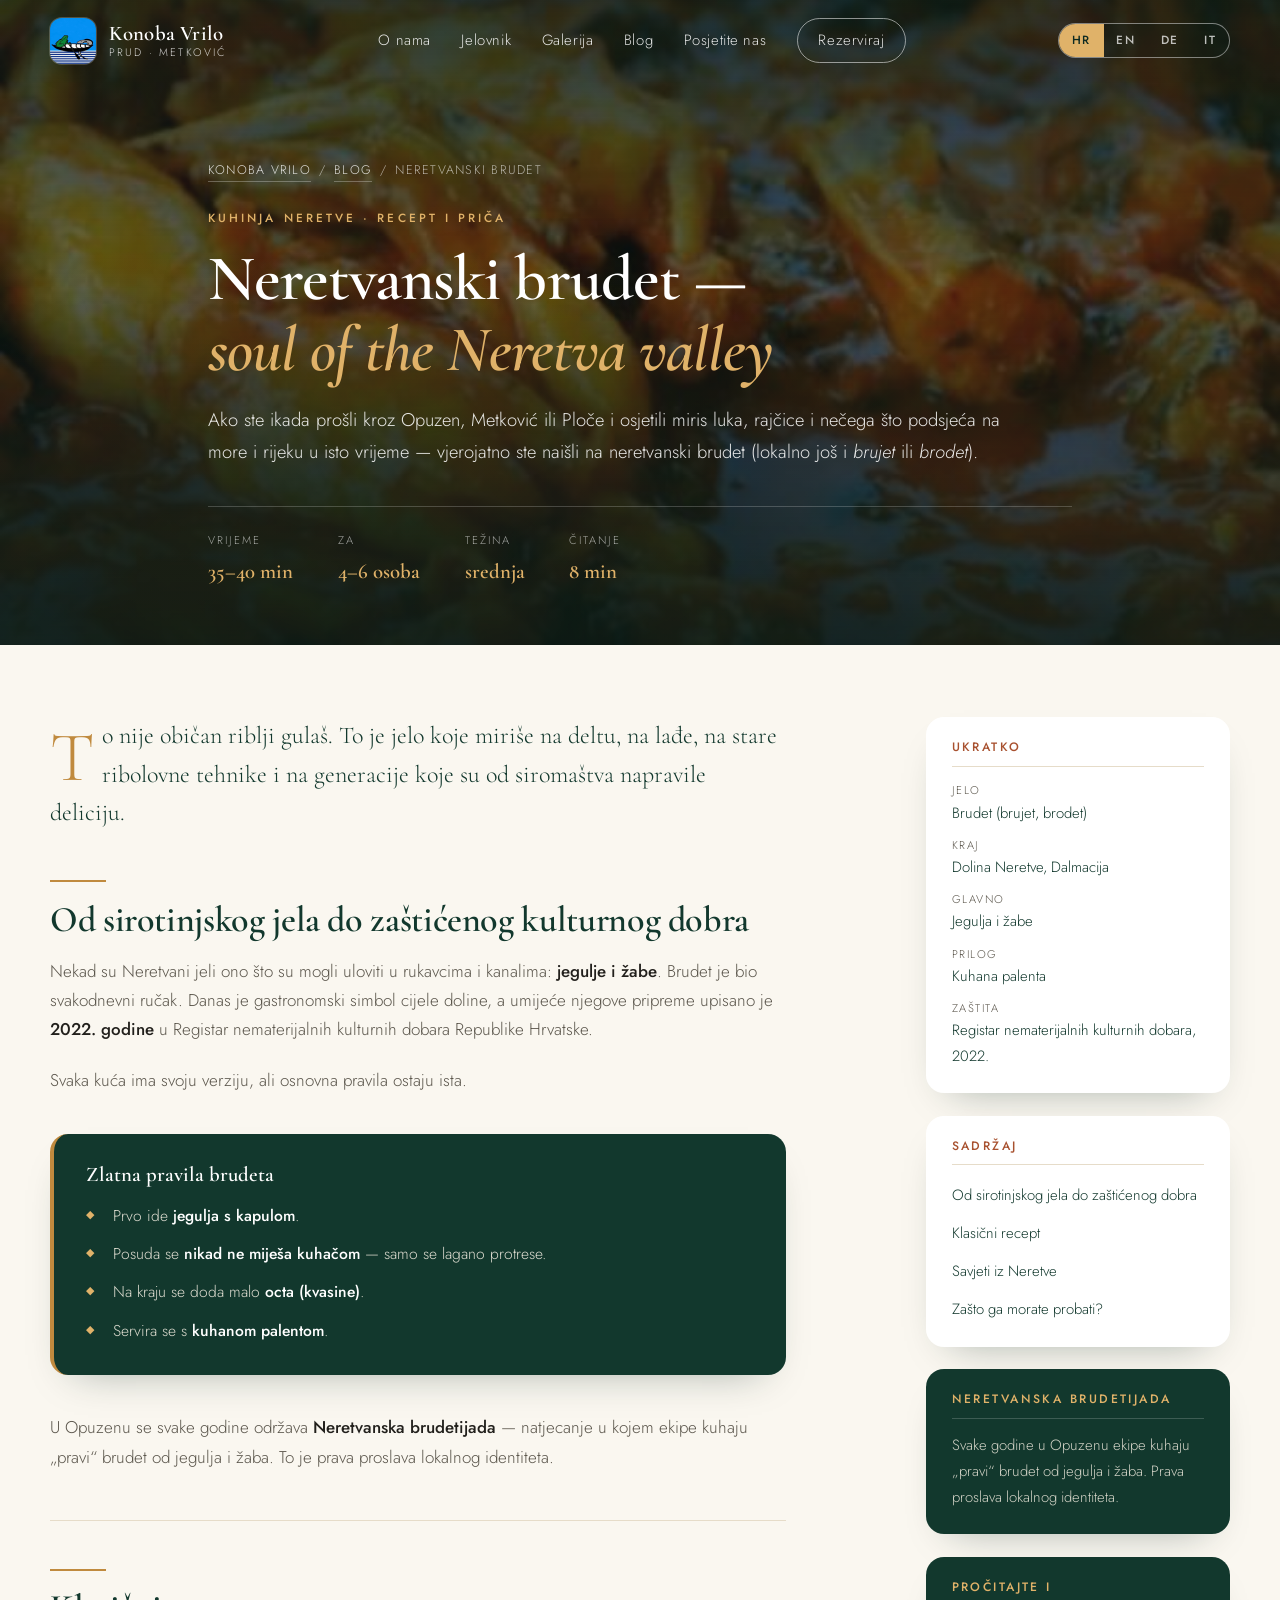
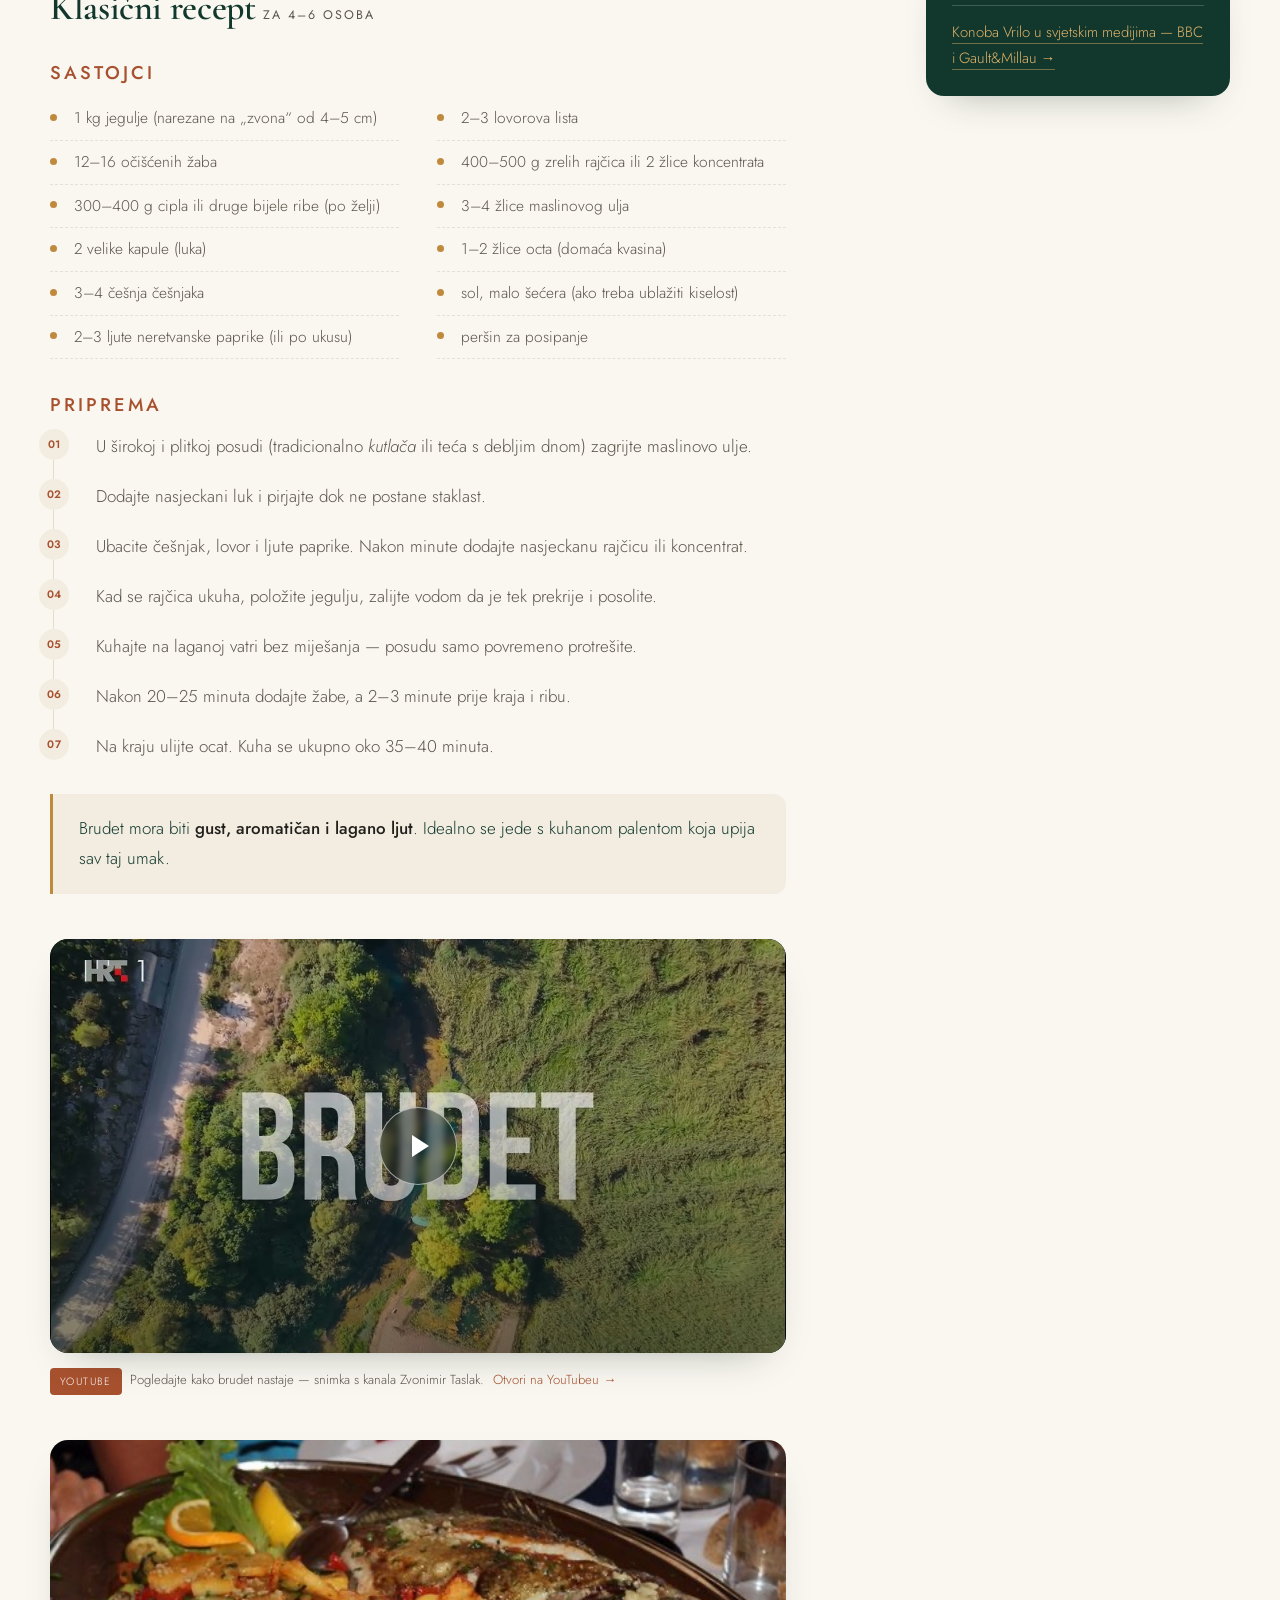
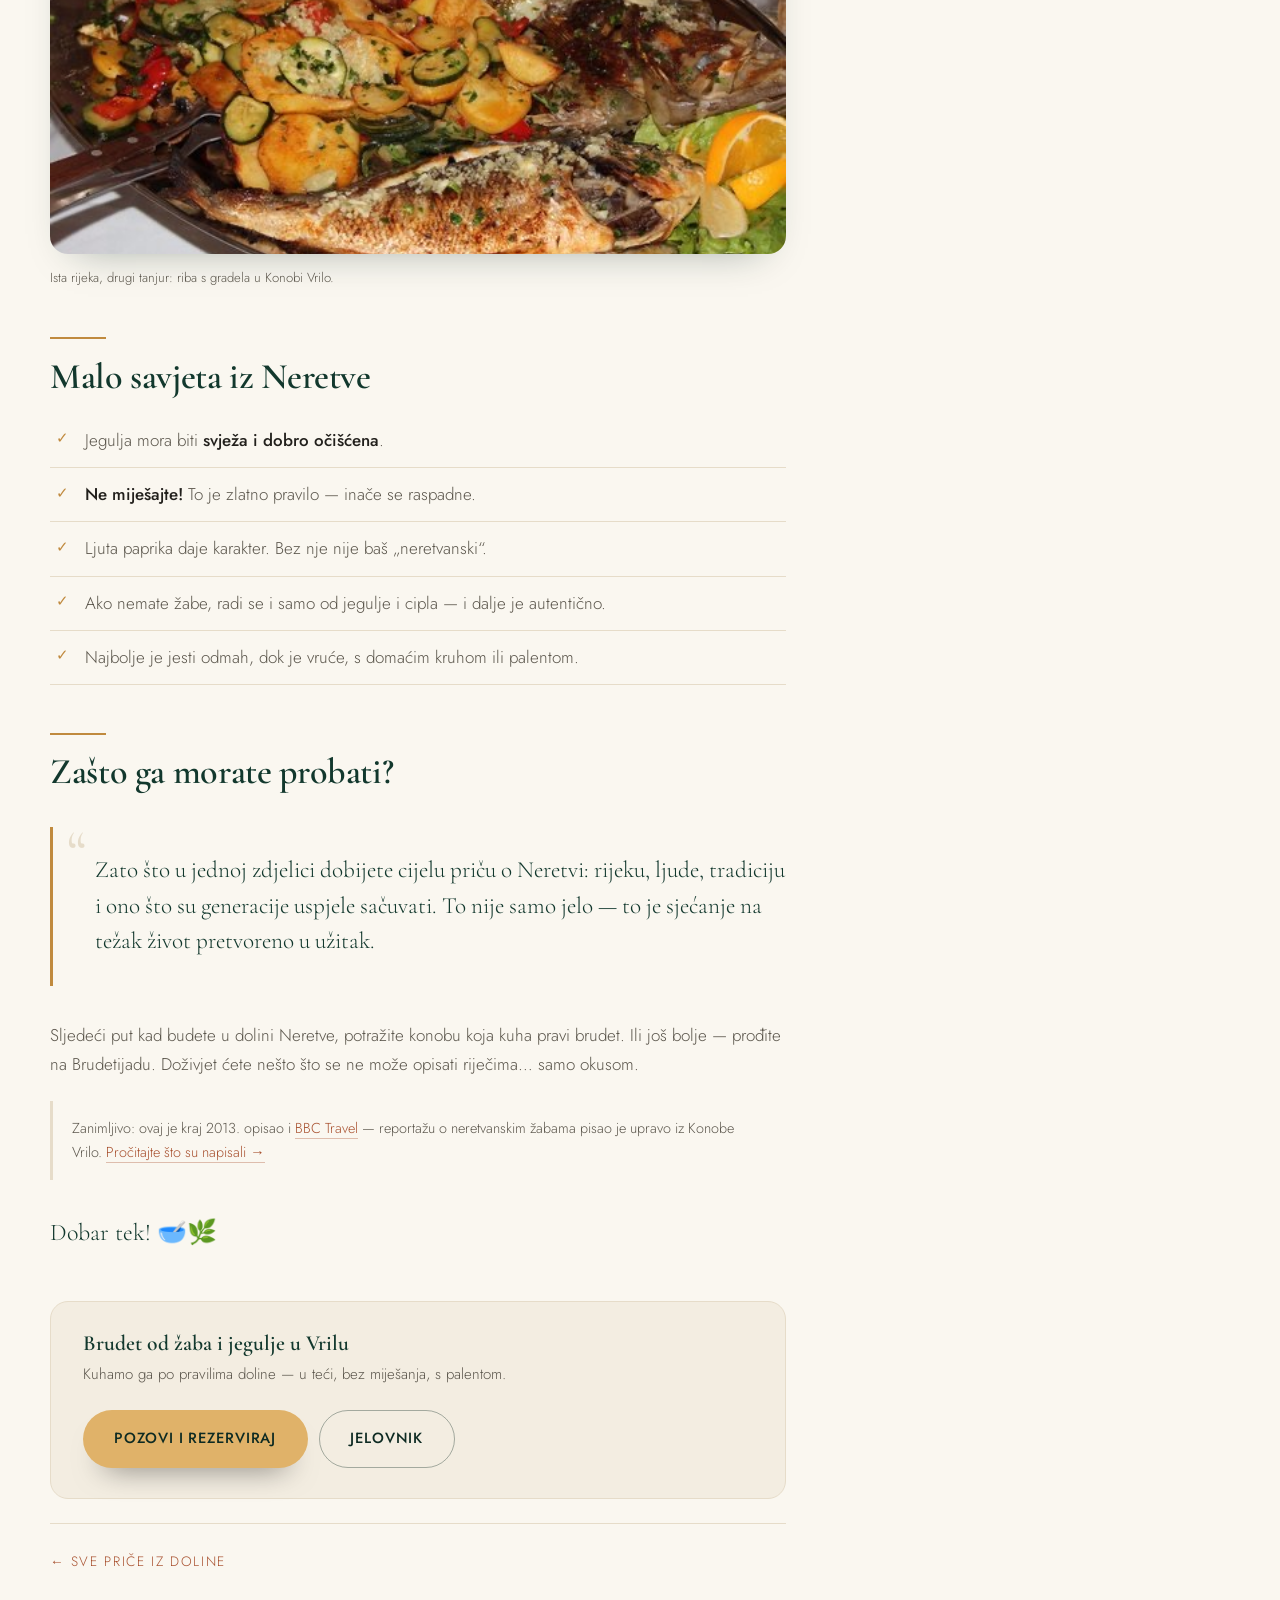
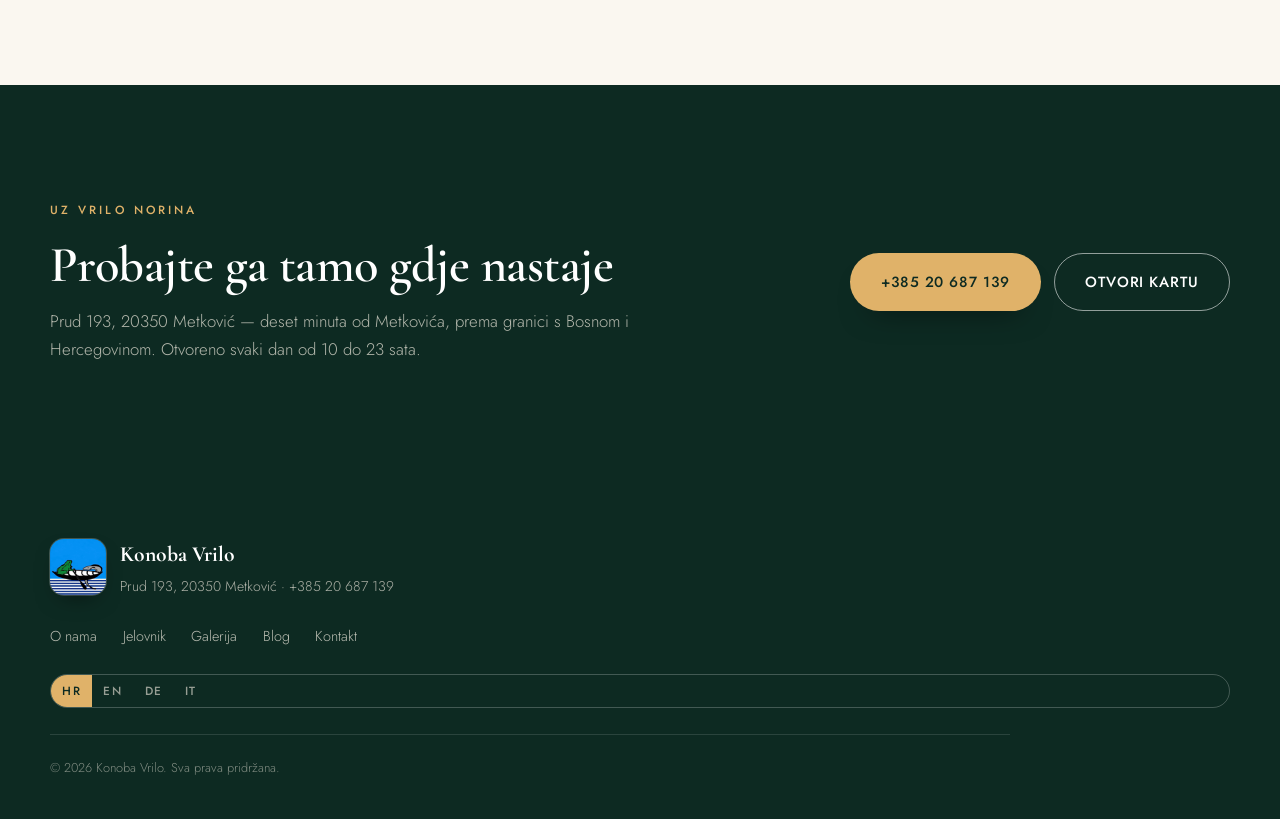
<file: blog/neretvanski-brudet.html>
<!DOCTYPE html>
<html lang="hr">
<head>
<meta charset="utf-8">
<meta name="viewport" content="width=device-width, initial-scale=1">
<title data-i18n-title="04e2ee91b5">Neretvanski brudet — soul of the Neretva valley · Blog Konobe Vrilo</title>
<meta name="description" content="Priča o neretvanskom brudetu: od sirotinjskog jela od jegulja i žaba do zaštićenog kulturnog dobra. Zlatna pravila pripreme i klasični recept za 4–6 osoba." data-i18n-desc="a4ff44dc85">
<meta property="og:type" content="article">
<meta property="og:title" content="Neretvanski brudet — soul of the Neretva valley" data-i18n-title-og="eb7db253a3">
<meta property="og:description" content="Nekad sirotinjsko jelo od jegulja i žaba, danas gastronomski simbol doline Neretve. Priča, zlatna pravila i klasični recept za 4–6 osoba." data-i18n-desc-og="3e7e115c9a">
<meta property="og:image" content="../assets/brudet-zabe.jpg">
<meta property="og:locale" content="hr_HR">
<meta name="twitter:card" content="summary_large_image">
<link rel="preconnect" href="https://fonts.googleapis.com">
<link rel="preconnect" href="https://fonts.gstatic.com" crossorigin>
<link href="https://fonts.googleapis.com/css2?family=Cormorant+Garamond:ital,wght@0,400;0,600;0,700;1,400&family=Jost:wght@300;400;500;600&display=swap" rel="stylesheet">
<link rel="stylesheet" href="../styles.css">
<script>document.documentElement.classList.add('js');</script>
<link rel="icon" type="image/png" href="../assets/logo-192.png">
<link rel="apple-touch-icon" href="../assets/logo-192.png">
<script type="application/ld+json">
{
  "@context": "https://schema.org",
  "@type": "BlogPosting",
  "headline": "Neretvanski brudet — soul of the Neretva valley",
  "description": "Od sirotinjskog jela do zaštićenog kulturnog dobra: priča o neretvanskom brudetu, zlatna pravila pripreme i klasični recept za 4–6 osoba.",
  "inLanguage": "hr",
  "datePublished": "2026-09-25",
  "image": "../assets/brudet-zabe.jpg",
  "author": { "@type": "Organization", "name": "Konoba Vrilo" },
  "publisher": {
    "@type": "Restaurant",
    "name": "Konoba Vrilo",
    "address": {
      "@type": "PostalAddress",
      "streetAddress": "Prud 193",
      "postalCode": "20350",
      "addressLocality": "Metković",
      "addressCountry": "HR"
    }
  },
  "articleSection": "Kuhinja Neretve",
  "keywords": "brudet, brujet, brodet, jegulja, žabe, Neretva, Opuzen, Brudetijada, palenta"
}
</script>
</head>
<body>

<header class="site-header" id="header">
  <div class="wrap header-inner">
    <a class="brand" href="../index.html">
      <img class="brand-logo" src="../assets/logo-92.png" srcset="../assets/logo-192.png 2x"
           width="46" height="46" alt="Konoba Vrilo — žaba i jegulja u barki" data-i18n-attr="alt:bc8471fced">
      <span class="brand-text">
        <strong data-i18n="0cafdd7f61">Konoba Vrilo</strong>
        <em data-i18n="28c90f2ecc">Prud · Metković</em>
      </span>
    </a>

    <nav class="nav" id="nav">
      <a href="../index.html#o-nama" data-i18n="394d912286">O nama</a>
      <a href="../index.html#jelovnik" data-i18n="d41683899f">Jelovnik</a>
      <a href="../index.html#galerija" data-i18n="66fadc7e10">Galerija</a>
      <a href="index.html" data-i18n="0b9d2b2362">Blog</a>
      <a href="../index.html#posjet" data-i18n="41ba510de4">Posjetite nas</a>
      <a class="nav-cta" href="tel:+38520687139" data-i18n="a9b3275af6">Rezerviraj</a>
    </nav>

    <button class="nav-toggle" id="navToggle" aria-label="Otvori navigaciju" aria-expanded="false" data-i18n-attr="aria-label:83c4cba1ad">
      <span></span><span></span><span></span>
    </button>
  </div>
</header>

<main id="top">

  <!-- ─────────────────────────── ZAGLAVLJE ČLANKA ─────────────────────────── -->
  <article class="post">

    <header class="page-hero">
      <div class="page-hero-media">
        <img src="../assets/brudet-zabe.jpg" alt="Brudet od žaba i jegulje u širokoj teći" data-i18n-attr="alt:8477ff658b">
      </div>
      <div class="page-hero-veil"></div>
      <div class="wrap page-hero-inner">
        <nav class="crumbs" aria-label="Putanja" data-i18n="3518061923" data-i18n-attr="aria-label:e1e6dd0144">
          <a href="../index.html">Konoba Vrilo</a>
          <span aria-hidden="true">/</span>
          <a href="index.html">Blog</a>
          <span aria-hidden="true">/</span>
          <span>Neretvanski brudet</span>
        </nav>
        <p class="eyebrow" data-i18n="7a00c44b7f">Kuhinja Neretve · recept i priča</p>
        <h1 data-i18n="97f4c3d5a4">Neretvanski brudet —<br><em>soul of the Neretva valley</em></h1>
        <p class="lede" data-i18n="e08a23af7f">
          Ako ste ikada prošli kroz Opuzen, Metković ili Ploče i osjetili miris luka, rajčice
          i nečega što podsjeća na more i rijeku u isto vrijeme — vjerojatno ste naišli na
          neretvanski brudet (lokalno još i <em>brujet</em> ili <em>brodet</em>).
        </p>
        <ul class="post-facts">
          <li><span data-i18n="2cc59fd560">Vrijeme</span><strong data-i18n="4b96f011ce">35–40 min</strong></li>
          <li><span data-i18n="d63bcfcf90">Za</span><strong data-i18n="42cb3ab8fe">4–6 osoba</strong></li>
          <li><span data-i18n="c39caae5e0">Težina</span><strong data-i18n="03cce32081">srednja</strong></li>
          <li><span data-i18n="f6f5a1d433">Čitanje</span><strong data-i18n="55bc201c0f">8 min</strong></li>
        </ul>
      </div>
    </header>

    <div class="wrap post-layout">

      <!-- ── sadržaj ── -->
      <div class="post-body">
        <p class="post-intro" data-i18n="1fbd503133">
          To nije običan riblji gulaš. To je jelo koje miriše na deltu, na lađe, na stare
          ribolovne tehnike i na generacije koje su od siromaštva napravile deliciju.
        </p>

        <h2 id="povijest" data-i18n="868976b2d0">Od sirotinjskog jela do zaštićenog kulturnog dobra</h2>
        <p data-i18n="0438b10b5f">
          Nekad su Neretvani jeli ono što su mogli uloviti u rukavcima i kanalima:
          <strong>jegulje i žabe</strong>. Brudet je bio svakodnevni ručak. Danas je
          gastronomski simbol cijele doline, a umijeće njegove pripreme upisano je
          <strong>2022. godine</strong> u Registar nematerijalnih kulturnih dobara
          Republike Hrvatske.
        </p>
        <p data-i18n="1402ad749a">
          Svaka kuća ima svoju verziju, ali osnovna pravila ostaju ista.
        </p>

        <div class="callout callout-rules">
          <h3 data-i18n="0047510840">Zlatna pravila brudeta</h3>
          <ul>
            <li data-i18n="2b52265b6b">Prvo ide <strong>jegulja s kapulom</strong>.</li>
            <li data-i18n="fa85afbe49">Posuda se <strong>nikad ne miješa kuhačom</strong> — samo se lagano protrese.</li>
            <li data-i18n="dc7990ce98">Na kraju se doda malo <strong>octa (kvasine)</strong>.</li>
            <li data-i18n="47a60a2b79">Servira se s <strong>kuhanom palentom</strong>.</li>
          </ul>
        </div>

        <p data-i18n="599153dab1">
          U Opuzenu se svake godine održava <strong>Neretvanska brudetijada</strong> —
          natjecanje u kojem ekipe kuhaju „pravi“ brudet od jegulja i žaba. To je prava
          proslava lokalnog identiteta.
        </p>

        <hr class="post-rule">

        <h2 id="recept" data-i18n="33524114e4">Klasični recept <span class="h2-note">za 4–6 osoba</span></h2>

        <h3 class="post-h3" data-i18n="52f163f842">Sastojci</h3>
        <ul class="ingredients">
          <li data-i18n="f99f4dc206">1 kg jegulje (narezane na „zvona“ od 4–5 cm)</li>
          <li data-i18n="d1f19bb6d8">12–16 očišćenih žaba</li>
          <li data-i18n="a01d706dd9">300–400 g cipla ili druge bijele ribe (po želji)</li>
          <li data-i18n="1a7f16fe66">2 velike kapule (luka)</li>
          <li data-i18n="9c707836c7">3–4 češnja češnjaka</li>
          <li data-i18n="344d0533f2">2–3 ljute neretvanske paprike (ili po ukusu)</li>
          <li data-i18n="b2d991af16">2–3 lovorova lista</li>
          <li data-i18n="bcd7f885e3">400–500 g zrelih rajčica ili 2 žlice koncentrata</li>
          <li data-i18n="bd3b3cbfc5">3–4 žlice maslinovog ulja</li>
          <li data-i18n="2972131cb1">1–2 žlice octa (domaća kvasina)</li>
          <li data-i18n="6a360aaaf5">sol, malo šećera (ako treba ublažiti kiselost)</li>
          <li data-i18n="3083635482">peršin za posipanje</li>
        </ul>

        <h3 class="post-h3" data-i18n="21eee01077">Priprema</h3>
        <ol class="steps">
          <li data-i18n="4f3d9b4299">
            U širokoj i plitkoj posudi (tradicionalno <em>kutlača</em> ili teća s debljim
            dnom) zagrijte maslinovo ulje.
          </li>
          <li data-i18n="3d4e975167">Dodajte nasjeckani luk i pirjajte dok ne postane staklast.</li>
          <li data-i18n="4f3b9bf43a">Ubacite češnjak, lovor i ljute paprike. Nakon minute dodajte nasjeckanu rajčicu ili koncentrat.</li>
          <li data-i18n="fb4dbc5d69">Kad se rajčica ukuha, položite jegulju, zalijte vodom da je tek prekrije i posolite.</li>
          <li data-i18n="230d5e027a">Kuhajte na laganoj vatri bez miješanja — posudu samo povremeno protrešite.</li>
          <li data-i18n="ac653a3195">Nakon 20–25 minuta dodajte žabe, a 2–3 minute prije kraja i ribu.</li>
          <li data-i18n="b536fea1f1">Na kraju ulijte ocat. Kuha se ukupno oko 35–40 minuta.</li>
        </ol>

        <p class="post-emphasis" data-i18n="6989d6daa0">
          Brudet mora biti <strong>gust, aromatičan i lagano ljut</strong>. Idealno se jede
          s kuhanom palentom koja upija sav taj umak.
        </p>

        <figure class="post-figure post-figure-video">
          <div class="video-facade" data-yt="RHNb4iPOMU0" data-yt-title="BRUDET">
            <img src="../assets/video-brudet.jpg" alt="BRUDET — snimka pripreme neretvanskog brudeta" loading="lazy" data-i18n-attr="alt:c7b504f25b">
            <button class="video-play" type="button" aria-label="Pokreni video: BRUDET" data-i18n-attr="aria-label:d3c6959b55">
              <span class="play-ico" aria-hidden="true"></span>
            </button>
          </div>
          <figcaption data-i18n="98cd95323c">
            <span class="video-src">YouTube</span>
            Pogledajte kako brudet nastaje — snimka s kanala Zvonimir Taslak.
            <a href="https://www.youtube.com/watch?v=RHNb4iPOMU0" target="_blank" rel="noopener">Otvori na YouTubeu →</a>
          </figcaption>
        </figure>

        <figure class="post-figure">
          <img src="../assets/grilled-fish.jpg" alt="Riba s gradela i povrće u Konobi Vrilo" loading="lazy" data-i18n-attr="alt:71fa70b0d4">
          <figcaption data-i18n="faff4173cd">Ista rijeka, drugi tanjur: riba s gradela u Konobi Vrilo.</figcaption>
        </figure>

        <h2 id="savjeti" data-i18n="c616b5a263">Malo savjeta iz Neretve</h2>        <ul class="tips">
          <li data-i18n="4ca70e0b30">Jegulja mora biti <strong>svježa i dobro očišćena</strong>.</li>
          <li data-i18n="9dcf744604"><strong>Ne miješajte!</strong> To je zlatno pravilo — inače se raspadne.</li>
          <li data-i18n="689f817715">Ljuta paprika daje karakter. Bez nje nije baš „neretvanski“.</li>
          <li data-i18n="d78dded1be">Ako nemate žabe, radi se i samo od jegulje i cipla — i dalje je autentično.</li>
          <li data-i18n="7dd1c7920e">Najbolje je jesti odmah, dok je vruće, s domaćim kruhom ili palentom.</li>
        </ul>

        <h2 id="zasto" data-i18n="ee1df47f47">Zašto ga morate probati?</h2>
        <blockquote class="post-quote">
          <p data-i18n="c234f4a3e6">Zato što u jednoj zdjelici dobijete cijelu priču o Neretvi: rijeku, ljude,
            tradiciju i ono što su generacije uspjele sačuvati. To nije samo jelo —
            to je sjećanje na težak život pretvoreno u užitak.</p>
        </blockquote>
        <p data-i18n="7e2f035fa4">
          Sljedeći put kad budete u dolini Neretve, potražite konobu koja kuha pravi brudet.
          Ili još bolje — prođite na Brudetijadu. Doživjet ćete nešto što se ne može opisati
          riječima… samo okusom.
        </p>

        <p class="post-source-line" data-i18n="44ca55866a">
          Zanimljivo: ovaj je kraj 2013. opisao i <a href="https://www.bbc.com/travel/article/20130721-leaping-into-croatias-frog-leg-tradition" target="_blank" rel="noopener">BBC Travel</a>
          — reportažu o neretvanskim žabama pisao je upravo iz Konobe Vrilo.
          <a href="konoba-vrilo-u-medijima.html">Pročitajte što su napisali →</a>
        </p>

        <p class="post-signoff" data-i18n="1422bd50ff">Dobar tek! 🥣🌿</p>

        <div class="post-cta">
          <div>
            <h3 data-i18n="22da2f7e42">Brudet od žaba i jegulje u Vrilu</h3>
            <p data-i18n="a6a25650e3">Kuhamo ga po pravilima doline — u teći, bez miješanja, s palentom.</p>
          </div>
          <div class="post-cta-actions">
            <a class="btn btn-solid" href="tel:+38520687139" data-i18n="8122b3011b">Pozovi i rezerviraj</a>
            <a class="btn btn-outline" href="../index.html#jelovnik" data-i18n="d41683899f">Jelovnik</a>
          </div>
        </div>

        <p class="post-back"><a href="index.html" data-i18n="518543b072">← Sve priče iz doline</a></p>
      </div>

      <!-- ── bočna traka ── -->
      <aside class="post-aside reveal">
        <div class="aside-box">
          <h3 data-i18n="9181670e55">Ukratko</h3>
          <ul class="aside-list">
            <li data-i18n="47dd511ba9"><span>Jelo</span>Brudet (brujet, brodet)</li>
            <li data-i18n="751b471716"><span>Kraj</span>Dolina Neretve, Dalmacija</li>
            <li data-i18n="fb97c17dd5"><span>Glavno</span>Jegulja i žabe</li>
            <li data-i18n="ee40e8077f"><span>Prilog</span>Kuhana palenta</li>
            <li data-i18n="5b1f3edcb7"><span>Zaštita</span>Registar nematerijalnih kulturnih dobara, 2022.</li>
          </ul>
        </div>

        <div class="aside-box">
          <h3 data-i18n="b6370157df">Sadržaj</h3>
          <ul class="aside-toc">
            <li><a href="#povijest" data-i18n="b64234b6fa">Od sirotinjskog jela do zaštićenog dobra</a></li>
            <li><a href="#recept" data-i18n="3566c10b81">Klasični recept</a></li>
            <li><a href="#savjeti" data-i18n="3a781b41c0">Savjeti iz Neretve</a></li>
            <li><a href="#zasto" data-i18n="ee1df47f47">Zašto ga morate probati?</a></li>
          </ul>
        </div>

        <div class="aside-box aside-box-green">
          <h3 data-i18n="ced1fda270">Neretvanska brudetijada</h3>
          <p data-i18n="077c9004f4">
            Svake godine u Opuzenu ekipe kuhaju „pravi“ brudet od jegulja i žaba.
            Prava proslava lokalnog identiteta.
          </p>
        </div>

        <div class="aside-box aside-box-green">
          <h3 data-i18n="93fc9aa00f">Pročitajte i</h3>
          <p>
            <a class="aside-link-light" href="konoba-vrilo-u-medijima.html" data-i18n="46b9c21ebf">Konoba Vrilo u svjetskim medijima — BBC i Gault&amp;Millau →</a>
          </p>
        </div>
      </aside>
    </div>
  </article>

  <!-- ─────────────────────────── POZIV ─────────────────────────── -->
  <section class="section section-dark">
    <div class="wrap cta-band reveal">
      <div>
        <p class="eyebrow" data-i18n="6ecc9d78f9">Uz vrilo Norina</p>
        <h2 data-i18n="35fb490898">Probajte ga tamo gdje nastaje</h2>
        <p class="section-sub" data-i18n="c0918c9523">
          Prud 193, 20350 Metković — deset minuta od Metkovića, prema granici s
          Bosnom i Hercegovinom. Otvoreno svaki dan od 10 do 23 sata.
        </p>
      </div>
      <div class="cta-band-actions" data-i18n="4b788a7145">
        <a class="btn btn-solid" href="tel:+38520687139">+385 20 687 139</a>
        <a class="btn btn-ghost" href="https://maps.google.com/?q=Prudi+ulica+193,+Metkovi%C4%87" target="_blank" rel="noopener">Otvori kartu</a>
      </div>
    </div>
  </section>
</main>

<footer class="site-footer">
  <div class="wrap footer-inner">
    <div class="footer-brand">
      <img class="brand-logo brand-logo-footer" src="../assets/logo-92.png" srcset="../assets/logo-192.png 2x"
           width="56" height="56" alt="Konoba Vrilo — logo" data-i18n-attr="alt:549f59348d">
      <div>
        <strong data-i18n="0cafdd7f61">Konoba Vrilo</strong>
        <p data-i18n="7e59eee71c">Prud 193, 20350 Metković · +385 20 687 139</p>
      </div>
    </div>
    <nav class="footer-nav">
      <a href="../index.html#o-nama" data-i18n="394d912286">O nama</a>
      <a href="../index.html#jelovnik" data-i18n="d41683899f">Jelovnik</a>
      <a href="../index.html#galerija" data-i18n="66fadc7e10">Galerija</a>
      <a href="index.html" data-i18n="0b9d2b2362">Blog</a>
      <a href="../index.html#posjet" data-i18n="a92b9bcb16">Kontakt</a>
    </nav>
    <p class="footer-note" data-i18n="c26487dc73">
      © <span id="year">2026</span> Konoba Vrilo. Sva prava pridržana.
    </p>
  </div>
</footer>

<script src="../i18n.js"></script>
<script src="../script.js"></script>
</body>
</html>
</file>
<file: styles.css>
/* ==========================================================================
   Konoba Vrilo — Prud, Metković
   Single-page site. Palette: river green, warm sand, brass.
   ========================================================================== */

:root {
  --green-900: #0d2a22;
  --green-800: #12382d;
  --green-700: #1b4a3b;
  --green-100: #dfe9e2;
  --sand-50:  #faf7f0;
  --sand-100: #f3ede1;
  --sand-200: #e6dcc9;
  --brass:    #c08a3e;
  --brass-lt: #e0b269;
  --clay:     #a8512f;
  --ink:      #22201c;
  --ink-soft: #5b564c;

  --serif: "Cormorant Garamond", "Iowan Old Style", Georgia, serif;
  --sans:  "Jost", -apple-system, BlinkMacSystemFont, "Segoe UI", Roboto, sans-serif;

  --shadow-lg: 0 30px 60px -30px rgba(13, 42, 34, .45);
  --shadow-md: 0 18px 40px -24px rgba(13, 42, 34, .40);
  --radius: 18px;
  --wrap: 1180px;
}

*, *::before, *::after { box-sizing: border-box; }

html { scroll-behavior: smooth; }

body {
  margin: 0;
  background: var(--sand-50);
  color: var(--ink);
  font-family: var(--sans);
  font-weight: 300;
  font-size: 17px;
  line-height: 1.72;
  -webkit-font-smoothing: antialiased;
  overflow-x: hidden;
}

img { display: block; max-width: 100%; }
a { color: inherit; text-decoration: none; }

.wrap { width: min(100% - 2.5rem, var(--wrap)); margin-inline: auto; }

h1, h2, h3 { font-family: var(--serif); font-weight: 600; line-height: 1.1; margin: 0; }
h2 { font-size: clamp(2rem, 4.4vw, 3.15rem); letter-spacing: -.01em; }
h3 { font-size: 1.35rem; }

.eyebrow {
  font-size: .74rem;
  letter-spacing: .26em;
  text-transform: uppercase;
  font-weight: 500;
  color: var(--brass-lt);
  margin: 0 0 1rem;
}
.eyebrow-dark { color: var(--clay); }

/* ───────────────────────────── header ───────────────────────────── */
.site-header {
  position: fixed;
  inset: 0 0 auto;
  z-index: 60;
  padding: 1.1rem 0;
  transition: background .35s ease, padding .35s ease, box-shadow .35s ease;
}
.header-inner { display: flex; align-items: center; justify-content: space-between; gap: 1.5rem; }

.brand { display: flex; align-items: center; gap: .8rem; color: #fff; }
.brand-logo {
  width: 46px; height: 46px; flex: none;
  border-radius: 12px;
  background: #0a63c4;
  box-shadow: 0 10px 24px -12px rgba(0,0,0,.7), 0 0 0 1px rgba(255,255,255,.22);
  transition: transform .3s ease, box-shadow .3s ease;
}
.brand:hover .brand-logo { transform: translateY(-1px) scale(1.03); }
.brand-logo-footer { width: 56px; height: 56px; border-radius: 14px; }
.brand-text { display: flex; flex-direction: column; line-height: 1.15; }
.brand-text strong { font-family: var(--serif); font-size: 1.3rem; font-weight: 600; letter-spacing: .01em; }
.brand-text em { font-style: normal; font-size: .68rem; letter-spacing: .2em; text-transform: uppercase; opacity: .8; }

.nav { display: flex; align-items: center; gap: 1.9rem; }
.nav a {
  color: #fff; font-size: .93rem; letter-spacing: .04em;
  position: relative; opacity: .88; transition: opacity .2s;
}
.nav a:hover { opacity: 1; }
.nav a:not(.nav-cta)::after {
  content: ""; position: absolute; left: 0; bottom: -6px;
  width: 0; height: 1px; background: var(--brass-lt); transition: width .3s ease;
}
.nav a:not(.nav-cta):hover::after { width: 100%; }

.nav-cta {
  border: 1px solid rgba(255,255,255,.6);
  border-radius: 999px;
  padding: .55rem 1.3rem;
  opacity: 1;
  transition: background .25s, color .25s, border-color .25s;
}
.nav-cta:hover { background: var(--brass-lt); border-color: var(--brass-lt); color: var(--green-900); }

/* scrolled state */
.site-header.is-stuck {
  background: rgba(250, 247, 240, .96);
  backdrop-filter: blur(10px);
  padding: .6rem 0;
  box-shadow: 0 1px 0 rgba(13,42,34,.10), 0 12px 30px -26px rgba(13,42,34,.5);
}
.site-header.is-stuck .brand,
.site-header.is-stuck .nav a { color: var(--green-900); }
.site-header.is-stuck .brand-logo { box-shadow: 0 8px 20px -12px rgba(13,42,34,.7), 0 0 0 1px rgba(13,42,34,.08); }
.site-header.is-stuck .nav-cta { border-color: rgba(13,42,34,.3); }
.site-header.is-stuck .nav-cta:hover { background: var(--green-800); color: #fff; border-color: var(--green-800); }

.nav-toggle {
  display: none;
  width: 44px; height: 40px;
  background: none; border: 0; cursor: pointer;
  flex-direction: column; justify-content: center; gap: 5px; align-items: center;
}
.nav-toggle span {
  display: block; width: 24px; height: 2px; background: #fff;
  transition: transform .3s, opacity .3s, background .3s;
}
.site-header.is-stuck .nav-toggle span { background: var(--green-900); }

/* ─────────────────────────── prekidač jezika ─────────────────────────── */
.lang-switch {
  display: inline-flex; align-items: center; flex: none;
  border: 1px solid rgba(255,255,255,.45); border-radius: 999px;
  overflow: hidden; background: rgba(9,26,21,.25);
}
.lang-switch button {
  appearance: none; border: 0; background: none; cursor: pointer;
  font: inherit; font-size: .74rem; font-weight: 500; letter-spacing: .12em;
  padding: .42rem .8rem; color: rgba(255,255,255,.72);
  transition: background .2s, color .2s;
}
.lang-switch button:hover { color: #fff; }
.lang-switch button.is-active { background: var(--brass-lt); color: var(--green-900); }
.site-header.is-stuck .lang-switch { border-color: rgba(13,42,34,.25); background: rgba(13,42,34,.04); }
.site-header.is-stuck .lang-switch button { color: var(--ink-soft); }
.site-header.is-stuck .lang-switch button:hover { color: var(--green-900); }
.site-header.is-stuck .lang-switch button.is-active { background: var(--green-800); color: #fff; }

/* u podnožju: bez okvira, samo tekst */
.site-footer .lang-switch {
  border-color: rgba(255,255,255,.22); background: none;
  margin: 0 0 0 0;
}
.site-footer .lang-switch button { color: rgba(243,237,225,.6); padding: .35rem .7rem; }
.site-footer .lang-switch button:hover { color: #fff; }
.site-footer .lang-switch button.is-active { background: var(--brass-lt); color: var(--green-900); }

/* ───────────────────────────── hero ───────────────────────────── */
.hero { position: relative; min-height: 100svh; display: flex; align-items: center; overflow: hidden; }
.hero-media { position: absolute; inset: 0; }
.hero-media img {
  width: 100%; height: 100%; object-fit: cover;
  animation: heroZoom 22s ease-out forwards;
}
@keyframes heroZoom { from { transform: scale(1.12); } to { transform: scale(1); } }

.hero-veil {
  position: absolute; inset: 0;
  background:
    linear-gradient(180deg, rgba(9,26,21,.80) 0%, rgba(9,26,21,.30) 40%, rgba(9,26,21,.88) 100%),
    radial-gradient(120% 80% at 16% 44%, rgba(9,26,21,.72), transparent 66%);
}
.hero-inner { position: relative; z-index: 2; color: #fff; padding: 9rem 0 7rem; max-width: 780px; }
.hero h1 {
  font-size: clamp(2.7rem, 7.2vw, 5.1rem);
  letter-spacing: -.015em;
  margin-bottom: 1.4rem;
  text-shadow: 0 20px 60px rgba(0,0,0,.45);
}
.hero h1 em { font-style: italic; color: var(--brass-lt); }
.lede { font-size: clamp(1.02rem, 1.9vw, 1.2rem); max-width: 34em; color: rgba(255,255,255,.9); }

.hero-actions { display: flex; flex-wrap: wrap; gap: .9rem; margin: 2.2rem 0 3rem; }

.btn {
  display: inline-flex; align-items: center; justify-content: center;
  padding: .95rem 1.9rem; border-radius: 999px;
  font-size: .92rem; font-weight: 500; letter-spacing: .06em; text-transform: uppercase;
  border: 1px solid transparent; cursor: pointer;
  transition: transform .25s ease, background .25s ease, color .25s ease, border-color .25s, box-shadow .25s;
}
.btn:hover { transform: translateY(-2px); }
.btn-solid { background: var(--brass-lt); color: var(--green-900); box-shadow: 0 18px 30px -20px rgba(0,0,0,.6); }
.btn-solid:hover { background: #efc684; }
.btn-ghost { border-color: rgba(255,255,255,.55); color: #fff; }
.btn-ghost:hover { background: rgba(255,255,255,.12); }
.btn-outline { border-color: rgba(13,42,34,.35); color: var(--green-900); }
.btn-outline:hover { background: var(--green-800); color: #fff; border-color: var(--green-800); }

.hero-badges {
  list-style: none; margin: 0; padding: 1.6rem 0 0;
  display: flex; flex-wrap: wrap; gap: 2.4rem;
  border-top: 1px solid rgba(255,255,255,.22);
}
.hero-badges li { display: flex; flex-direction: column; }
.hero-badges strong { font-family: var(--serif); font-size: 1.75rem; color: var(--brass-lt); line-height: 1.1; }
.hero-badges span { font-size: .78rem; letter-spacing: .12em; text-transform: uppercase; color: rgba(255,255,255,.72); }

.scroll-hint {
  position: absolute; left: 50%; bottom: 2rem; transform: translateX(-50%);
  width: 26px; height: 44px; border: 1px solid rgba(255,255,255,.45); border-radius: 999px;
  z-index: 2;
}
.scroll-hint span {
  position: absolute; left: 50%; top: 9px; width: 4px; height: 4px; margin-left: -2px;
  background: #fff; border-radius: 50%; animation: dot 1.9s infinite;
}
@keyframes dot { 0% { transform: translateY(0); opacity: 1; } 70% { transform: translateY(18px); opacity: 0; } 100% { opacity: 0; } }

/* ───────────────────────────── sections ───────────────────────────── */
.section { padding: clamp(4.5rem, 9vw, 7.5rem) 0; }
:where([id]) { scroll-margin-top: 90px; }
.section-tint { background: var(--sand-100); }
.section-dark { background: var(--green-900); color: var(--sand-100); }
.section-dark h2, .section-dark h3 { color: #fff; }
.section-dark .section-sub { color: rgba(243,237,225,.72); }

.section-head { max-width: 46rem; margin-bottom: 3.4rem; }
.section-sub { color: var(--ink-soft); font-size: 1.05rem; margin: 1.1rem 0 0; max-width: 40rem; }

/* split (about) */
.split { display: grid; grid-template-columns: 1.05fr 1fr; gap: clamp(2rem, 5vw, 4.5rem); align-items: center; }
.split-media { position: relative; }
.split-media img { border-radius: var(--radius); box-shadow: var(--shadow-lg); aspect-ratio: 4/3; object-fit: cover; width: 100%; }
/* interijer je široka fotografija (1920×750) — 16/9 je reže manje od 4/3 */
#o-nama .split-media img { aspect-ratio: 16/9; }

.media-tag {
  position: absolute; right: -1.2rem; bottom: -1.6rem;
  background: var(--green-800); color: #fff;
  border-radius: 14px; padding: 1.1rem 1.4rem;
  display: flex; align-items: center; gap: .8rem;
  box-shadow: var(--shadow-md);
}
.media-tag-num { font-family: var(--serif); font-size: 2.4rem; color: var(--brass-lt); line-height: 1; }
.media-tag-txt { font-size: .74rem; letter-spacing: .1em; text-transform: uppercase; line-height: 1.5; opacity: .9; }

.split-text p { color: var(--ink-soft); }
.split-text strong { color: var(--ink); font-weight: 500; }

.facts { list-style: none; margin: 2.2rem 0 0; padding: 0; border-top: 1px solid var(--sand-200); }
.facts li {
  display: flex; justify-content: space-between; gap: 1.5rem;
  padding: .85rem 0; border-bottom: 1px solid var(--sand-200);
  font-size: .95rem;
}
.facts span { color: var(--ink-soft); letter-spacing: .04em; text-transform: uppercase; font-size: .74rem; padding-top: .2rem; }
.facts li { color: var(--green-800); font-weight: 400; }

/* cards */
.cards { display: grid; grid-template-columns: repeat(4, 1fr); gap: 1.6rem; }
.card {
  background: #fff; border-radius: var(--radius); overflow: hidden;
  box-shadow: var(--shadow-md);
  display: flex; flex-direction: column;
  transition: transform .35s ease, box-shadow .35s ease;
}
.card:hover { transform: translateY(-6px); box-shadow: 0 34px 55px -32px rgba(13,42,34,.55); }
.card-media { aspect-ratio: 4/3; overflow: hidden; }
.card-media img { width: 100%; height: 100%; object-fit: cover; transition: transform .7s ease; }
.card:hover .card-media img { transform: scale(1.07); }
.card-body { padding: 1.5rem 1.6rem 1.8rem; }
.card-body h3 { margin-bottom: .6rem; color: var(--green-800); }
.card-body p { margin: 0; color: var(--ink-soft); font-size: .96rem; }

/* menu */
.menu-jump { display: flex; flex-wrap: wrap; gap: .5rem; margin: 0 0 2.2rem; }
.menu-jump a {
  padding: .42rem .95rem;
  border: 1px solid rgba(13,42,34,.16); border-radius: 999px;
  background: #fff; color: var(--green-800);
  font-size: .74rem; font-weight: 500; letter-spacing: .12em; text-transform: uppercase;
  transition: border-color .25s ease, color .25s ease, background .25s ease;
}
.menu-jump a:hover,
.menu-jump a:focus-visible { border-color: var(--brass); color: var(--clay); background: var(--sand-100); }

.menu-board {
  display: grid; grid-template-columns: repeat(2, minmax(0, 1fr));
  align-items: start; gap: 1.3rem;
}
.menu-board--foot { margin-top: 1.3rem; }
.menu-stack { display: flex; flex-direction: column; gap: 1.3rem; min-width: 0; }

.menu-cat {
  background: #fff; border: 1px solid var(--sand-200); border-radius: var(--radius);
  padding: clamp(1.3rem, 2.4vw, 1.9rem) clamp(1.2rem, 2.4vw, 2rem) clamp(.9rem, 2vw, 1.3rem);
  box-shadow: 0 18px 40px -36px rgba(13,42,34,.5);
}
.menu-cat-head {
  display: flex; align-items: baseline; gap: .9rem;
  padding-bottom: .9rem; border-bottom: 1px solid var(--sand-200);
}
.menu-cat-num { font-family: var(--serif); font-size: .9rem; letter-spacing: .1em; color: var(--brass); }
.menu-cat-head h3 { font-size: clamp(1.3rem, 2vw, 1.55rem); color: var(--green-800); }
.menu-cat-title { min-width: 0; }
.menu-cat-tag {
  margin: .3rem 0 0; font-size: .68rem; font-weight: 500;
  letter-spacing: .2em; text-transform: uppercase; color: var(--brass);
}

.dishes { list-style: none; margin: 0; padding: 0; }
.dish { padding: .9rem 0; border-bottom: 1px dashed rgba(13,42,34,.12); }
.dish:last-child { border-bottom: 0; padding-bottom: .2rem; }
.dish-name {
  margin: 0;
  font-family: var(--serif); font-size: 1.16rem; font-weight: 600; line-height: 1.3;
  color: var(--green-900);
}
.dish-desc { margin: .15rem 0 0; color: var(--ink-soft); font-size: .91rem; line-height: 1.55; max-width: 62ch; }
.menu-cat--dark { background: var(--green-900); border-color: transparent; box-shadow: var(--shadow-md); }
.menu-cat--dark .menu-cat-head { border-color: rgba(255,255,255,.16); }
.menu-cat--dark .menu-cat-num,
.menu-cat--dark .menu-cat-tag { color: var(--brass-lt); }
.menu-cat--dark h3 { color: #fff; }
.menu-cat--dark .dish { border-color: rgba(255,255,255,.12); }
.menu-cat--dark .dish-name { color: #fff; }
.menu-cat--dark .dish-desc { color: rgba(243,237,225,.74); }

/* gallery */
.gallery { display: grid; grid-template-columns: repeat(4, 1fr); gap: .9rem; }
.g-item {
  border: 0; padding: 0; cursor: pointer; background: none;
  border-radius: 14px; overflow: hidden; position: relative;
  aspect-ratio: 1/1;
}
.g-item.g-wide { grid-column: span 2; aspect-ratio: 2/1; }
.g-item img { width: 100%; height: 100%; object-fit: cover; transition: transform .8s ease, filter .4s; }
.g-item::after {
  content: ""; position: absolute; inset: 0;
  background: linear-gradient(180deg, transparent 45%, rgba(9,26,21,.5));
  opacity: 0; transition: opacity .35s;
}
.g-item:hover img { transform: scale(1.06); }
.g-item:hover::after { opacity: 1; }

/* quotes + rating */
.quotes { display: grid; grid-template-columns: 1.5fr 1fr; gap: 2.4rem; align-items: stretch; }
.quote {
  margin: 0; background: #fff; border-radius: var(--radius); padding: 2.6rem;
  box-shadow: var(--shadow-md); position: relative;
}
.quote::before {
  content: "“"; position: absolute; top: .3rem; left: 1.4rem;
  font-family: var(--serif); font-size: 6rem; color: var(--sand-200); line-height: 1;
}
.quote p { position: relative; font-family: var(--serif); font-size: clamp(1.15rem, 2.1vw, 1.5rem); line-height: 1.55; color: var(--green-800); margin: 0 0 1.4rem; }
.quote footer { font-size: .82rem; letter-spacing: .12em; text-transform: uppercase; color: var(--ink-soft); }

.rating-card {
  background: var(--green-800); color: var(--sand-100);
  border-radius: var(--radius); padding: 2.4rem; text-align: center;
  display: flex; flex-direction: column; justify-content: center; gap: .5rem;
  box-shadow: var(--shadow-md);
}
.rating-num { font-family: var(--serif); font-size: 4rem; line-height: 1; margin: 0; color: #fff; }
.rating-num span { font-size: 1.4rem; opacity: .6; }
.stars { color: var(--brass-lt); letter-spacing: .3em; font-size: 1.05rem; }
.rating-txt { margin: 0; font-size: .95rem; }
.rating-sub { margin: 0; font-size: .82rem; opacity: .65; }

/* visit */
.visit { display: grid; grid-template-columns: 1fr 1.05fr; gap: clamp(2rem, 4vw, 3.5rem); align-items: start; }

.contact-list { list-style: none; margin: 0 0 2.4rem; padding: 0; }
.contact-list li { display: flex; gap: 1rem; padding: .95rem 0; border-bottom: 1px solid var(--sand-200); }
.contact-list .ico {
  width: 38px; height: 38px; flex: none; border-radius: 50%;
  display: grid; place-items: center; background: var(--sand-100); color: var(--clay); font-size: 1rem;
}
.contact-list strong { display: block; font-size: .72rem; letter-spacing: .14em; text-transform: uppercase; color: var(--ink-soft); font-weight: 500; }
.contact-list a { color: var(--green-800); font-size: 1.02rem; border-bottom: 1px solid rgba(13,42,34,.18); }
.contact-list a:hover { color: var(--clay); }

.hours-title { font-size: 1.15rem; color: var(--green-800); margin-bottom: .8rem; }
.hours { width: 100%; border-collapse: collapse; font-size: .95rem; }
.hours th, .hours td { text-align: left; padding: .55rem 0; border-bottom: 1px solid var(--sand-200); font-weight: 300; }
.hours td { text-align: right; color: var(--green-800); font-weight: 400; }

.chips { list-style: none; display: flex; flex-wrap: wrap; gap: .5rem; padding: 0; margin: 2rem 0; }
.chips li {
  font-size: .78rem; letter-spacing: .05em; padding: .42rem .9rem;
  background: var(--sand-100); border-radius: 999px; color: var(--green-800);
}

.visit-actions { display: flex; flex-wrap: wrap; gap: .8rem; }

.visit-map { position: relative; border-radius: var(--radius); overflow: hidden; box-shadow: var(--shadow-lg); background: var(--sand-100); }
.visit-map iframe { width: 100%; height: 520px; border: 0; display: block; filter: saturate(.92) contrast(1.02); }
.map-link {
  position: absolute; left: 1rem; bottom: 1rem;
  background: rgba(250,247,240,.95); color: var(--green-800);
  padding: .55rem 1rem; border-radius: 999px; font-size: .82rem; letter-spacing: .04em;
  box-shadow: var(--shadow-md);
}
.map-link:hover { background: #fff; }

/* ───────────────────────────── blog ───────────────────────────── */
.blog-layout { display: grid; grid-template-columns: .82fr 1.18fr; gap: clamp(2rem, 4vw, 3.6rem); align-items: start; }
.blog-aside { display: grid; gap: 1.8rem; align-content: start; }

.blog-art { margin: 0; }
.blog-art img {
  width: 100%; aspect-ratio: 4/3; object-fit: cover;
  border-radius: var(--radius); box-shadow: var(--shadow-md);
  background: var(--green-900);
}
.blog-art-cap {
  margin: .9rem 0 0; font-size: .78rem; letter-spacing: .08em;
  text-transform: uppercase; color: var(--ink-soft);
}

.blog-meta-list { list-style: none; margin: 0; padding: 0; border-top: 1px solid var(--sand-200); }
.blog-meta-list li {
  display: flex; align-items: baseline; gap: 1rem;
  padding: .85rem 0; border-bottom: 1px solid var(--sand-200);
}
.blog-meta-list strong { font-family: var(--serif); font-size: 1.5rem; color: var(--brass); line-height: 1; min-width: 3.4rem; }
.blog-meta-list span { font-size: .9rem; color: var(--ink-soft); }

.blog-list { display: grid; gap: 1.6rem; }

.blog-card {
  display: grid; grid-template-columns: .85fr 1.15fr;
  background: #fff; border-radius: var(--radius); overflow: hidden;
  box-shadow: var(--shadow-md);
  transition: transform .35s ease, box-shadow .35s ease;
}
.blog-card:hover { transform: translateY(-5px); box-shadow: 0 34px 55px -32px rgba(13,42,34,.55); }

.blog-card-media { position: relative; display: block; min-height: 15rem; background: var(--green-900); }
.blog-card-media img { width: 100%; height: 100%; object-fit: cover; transition: transform .7s ease; }
.blog-card:hover .blog-card-media img { transform: scale(1.06); }
.blog-card-tag {
  position: absolute; left: 1rem; top: 1rem;
  background: rgba(250,247,240,.94); color: var(--green-900);
  font-size: .7rem; letter-spacing: .16em; text-transform: uppercase;
  padding: .42rem .85rem; border-radius: 999px;
}

.blog-card-body { padding: 1.9rem 2rem 2rem; display: flex; flex-direction: column; }
.blog-card-meta {
  display: flex; flex-wrap: wrap; gap: .5rem 1.2rem; margin: 0 0 .8rem;
  font-size: .74rem; letter-spacing: .16em; text-transform: uppercase; color: var(--clay);
}
.blog-card-meta span + span { position: relative; padding-left: 1.2rem; }
.blog-card-meta span + span::before {
  content: ""; position: absolute; left: 0; top: 50%; width: 5px; height: 1px; background: var(--sand-200);
}
.blog-card h3 { font-size: clamp(1.5rem, 2.6vw, 2.05rem); margin-bottom: .8rem; }
.blog-card h3 a { color: var(--green-800); transition: color .25s; }
.blog-card h3 a:hover { color: var(--clay); }
.blog-card-body > p { margin: 0 0 1.4rem; color: var(--ink-soft); font-size: .97rem; }

.blog-more {
  margin-top: auto; align-self: flex-start;
  font-size: .8rem; font-weight: 500; letter-spacing: .14em; text-transform: uppercase;
  color: var(--clay); border-bottom: 1px solid rgba(168,81,47,.35); padding-bottom: .25rem;
}
.blog-more:hover { color: var(--green-800); border-color: rgba(13,42,34,.45); }

.blog-all {
  display: flex; align-items: center; justify-content: space-between; gap: 1rem;
  padding: 1.3rem 1.7rem; border-radius: var(--radius);
  border: 1px solid var(--sand-200); background: var(--sand-100);
  color: var(--green-800); font-weight: 500; letter-spacing: .05em;
  transition: background .25s, border-color .25s, transform .25s;
}
.blog-all:hover { background: var(--green-800); border-color: var(--green-800); color: #fff; transform: translateY(-2px); }
.blog-all-ico { transition: transform .25s; }
.blog-all:hover .blog-all-ico { transform: translateX(4px); }

/* ─────────────────────── blog: zaglavlje stranice ─────────────────────── */
.page-hero {
  position: relative; display: flex; align-items: flex-end;
  min-height: 62svh; padding: 10rem 0 3.5rem;
  overflow: hidden; color: #fff; background: var(--green-900);
}
.page-hero-media { position: absolute; inset: 0; }
.page-hero-media img { width: 100%; height: 100%; object-fit: cover; }
.page-hero-veil {
  position: absolute; inset: 0;
  background:
    linear-gradient(180deg, rgba(9,26,21,.82) 0%, rgba(9,26,21,.58) 45%, rgba(9,26,21,.9) 100%),
    radial-gradient(110% 80% at 15% 85%, rgba(9,26,21,.6), transparent 62%);
}
.page-hero-plain {
  background:
    linear-gradient(180deg, rgba(9,26,21,.86), rgba(13,42,34,.94)),
    radial-gradient(90% 70% at 78% 18%, rgba(192,138,62,.28), transparent 65%),
    var(--green-800);
  min-height: 0; padding: 11rem 0 4.5rem;
}
.page-hero-inner { position: relative; z-index: 2; max-width: 54rem; }
.page-hero h1 {
  font-size: clamp(2.3rem, 5.6vw, 4rem); letter-spacing: -.015em;
  margin-bottom: 1.2rem; text-shadow: 0 20px 60px rgba(0,0,0,.45);
}
.page-hero h1 em { font-style: italic; color: var(--brass-lt); }
.page-hero .lede { font-size: clamp(1rem, 1.8vw, 1.15rem); max-width: 44em; color: rgba(255,255,255,.88); }

.crumbs { display: flex; flex-wrap: wrap; gap: .5rem; margin-bottom: 1.6rem; font-size: .78rem; letter-spacing: .1em; text-transform: uppercase; color: rgba(255,255,255,.62); }
.crumbs a { color: rgba(255,255,255,.82); border-bottom: 1px solid rgba(255,255,255,.28); }
.crumbs a:hover { color: var(--brass-lt); border-color: var(--brass-lt); }

.post-facts {
  list-style: none; margin: 2.4rem 0 0; padding: 1.5rem 0 0;
  display: flex; flex-wrap: wrap; gap: 1.2rem 2.8rem;
  border-top: 1px solid rgba(255,255,255,.2);
}
.post-facts li { display: flex; flex-direction: column; gap: .2rem; }
.post-facts span { font-size: .7rem; letter-spacing: .18em; text-transform: uppercase; color: rgba(255,255,255,.6); }
.post-facts strong { font-family: var(--serif); font-size: 1.3rem; font-weight: 600; color: var(--brass-lt); }

/* ─────────────────────── blog: tijelo članka ─────────────────────── */
.post-layout {
  display: grid; grid-template-columns: minmax(0, 1fr) 19rem;
  gap: clamp(2rem, 4.5vw, 4rem); align-items: start;
  padding-top: clamp(3rem, 6vw, 4.5rem); padding-bottom: clamp(3.5rem, 7vw, 5.5rem);
}
.post-body { max-width: 46rem; }
.post-body > p { color: var(--ink-soft); margin: 0 0 1.35rem; }

.post-intro {
  font-family: var(--serif); font-size: clamp(1.22rem, 2.3vw, 1.5rem);
  line-height: 1.6; color: var(--green-800) !important;
}
.post-intro::first-letter {
  float: left; font-family: var(--serif); font-size: 4.4rem; line-height: .82;
  padding: .16em .12em 0 0; color: var(--brass);
}

.post-body h2 {
  font-size: clamp(1.65rem, 3.2vw, 2.25rem); color: var(--green-800);
  margin: 3rem 0 1.1rem; padding-top: 1.2rem; position: relative;
}
.post-body h2::before {
  content: ""; position: absolute; top: 0; left: 0;
  width: 56px; height: 2px; background: var(--brass);
}
.h2-note { font-family: var(--sans); font-size: .78rem; letter-spacing: .16em; text-transform: uppercase; color: var(--ink-soft); font-weight: 400; white-space: nowrap; }
.post-h3 { font-size: 1.15rem; letter-spacing: .16em; text-transform: uppercase; font-family: var(--sans); font-weight: 500; color: var(--clay); margin: 2.2rem 0 .9rem; }

.post-body strong { color: var(--ink); font-weight: 500; }
.post-rule { border: 0; height: 1px; background: var(--sand-200); margin: 3rem 0; }

/* sastojci */
.ingredients { list-style: none; margin: 0; padding: 0; columns: 2; column-gap: 2.4rem; }
.ingredients li {
  break-inside: avoid; padding: .5rem 0 .5rem 1.5rem; position: relative;
  color: var(--ink-soft); font-size: .97rem; border-bottom: 1px dashed rgba(13,42,34,.1);
}
.ingredients li::before {
  content: ""; position: absolute; left: 0; top: 1.05rem;
  width: 7px; height: 7px; border-radius: 50%; background: var(--brass);
}

/* priprema */
.steps { list-style: none; counter-reset: step; margin: 0; padding: 0; }
.steps li {
  counter-increment: step; position: relative;
  padding: .2rem 0 1.1rem 3.4rem; margin-left: .2rem;
  color: var(--ink-soft); border-left: 1px solid var(--sand-200);
  padding-left: 2.6rem;
}
.steps li:last-child { border-left-color: transparent; padding-bottom: 0; }
.steps li::before {
  content: counter(step, decimal-leading-zero);
  position: absolute; left: -.95rem; top: 0;
  width: 1.9rem; height: 1.9rem; border-radius: 50%;
  display: grid; place-items: center;
  background: var(--sand-100); color: var(--clay);
  font-size: .68rem; font-weight: 600; letter-spacing: .02em;
}

.post-emphasis {
  margin: 2rem 0 0 !important; padding: 1.3rem 1.6rem;
  background: var(--sand-100); border-left: 3px solid var(--brass);
  border-radius: 0 12px 12px 0; color: var(--green-800) !important;
}

/* istaknuta pravila */
.callout {
  margin: 2.4rem 0; padding: 1.9rem 2rem; border-radius: var(--radius);
  background: var(--green-800); color: var(--sand-100);
  box-shadow: var(--shadow-md);
}
.callout h3 { color: #fff; font-size: 1.3rem; margin-bottom: 1rem; }
.callout ul { list-style: none; margin: 0; padding: 0; display: grid; gap: .7rem; }
.callout li { position: relative; padding-left: 1.7rem; font-size: .98rem; color: rgba(243,237,225,.9); }
.callout li::before {
  content: "◆"; position: absolute; left: 0; top: 0;
  color: var(--brass-lt); font-size: .7rem; line-height: 2.1;
}
.callout strong { color: #fff; font-weight: 500; }
.callout-rules { border-left: 4px solid var(--brass); }

/* savjeti */
.tips { list-style: none; margin: 0; padding: 0; }
.tips li {
  position: relative; padding: .75rem 0 .75rem 2.2rem;
  color: var(--ink-soft); border-bottom: 1px solid var(--sand-200);
}
.tips li::before {
  content: "✓"; position: absolute; left: .35rem; top: .72rem;
  color: var(--brass); font-size: .95rem;
}

/* citat */
.post-quote {
  margin: 2.2rem 0; padding: 1.6rem 0 1.6rem 2.6rem;
  border-left: 3px solid var(--brass); position: relative;
}
.post-quote::before {
  content: "“"; position: absolute; left: .8rem; top: -.4rem;
  font-family: var(--serif); font-size: 4rem; color: var(--sand-200); line-height: 1;
}
.post-quote p {
  margin: 0; font-family: var(--serif); font-size: clamp(1.15rem, 2.2vw, 1.45rem);
  line-height: 1.55; color: var(--green-800);
}

.post-figure { margin: 2.6rem 0; }
.post-figure img { width: 100%; aspect-ratio: 16/9; object-fit: cover; border-radius: var(--radius); box-shadow: var(--shadow-md); }
.post-figure figcaption { margin-top: .8rem; font-size: .82rem; color: var(--ink-soft); }

.post-signoff { font-family: var(--serif); font-size: 1.5rem; color: var(--green-800) !important; margin-top: 2rem !important; }

.post-cta {
  margin: 3rem 0 1.5rem; padding: 1.9rem 2rem; border-radius: var(--radius);
  background: var(--sand-100); border: 1px solid var(--sand-200);
  display: flex; flex-wrap: wrap; gap: 1.4rem; align-items: center; justify-content: space-between;
}
.post-cta h3 { color: var(--green-800); margin-bottom: .35rem; }
.post-cta p { margin: 0; color: var(--ink-soft); font-size: .94rem; }
.post-cta-actions { display: flex; flex-wrap: wrap; gap: .7rem; }

.post-back { border-top: 1px solid var(--sand-200); padding-top: 1.4rem; }
.post-back a { color: var(--clay); font-size: .85rem; letter-spacing: .12em; text-transform: uppercase; }
.post-back a:hover { color: var(--green-800); }

/* bočna traka */
.post-aside { display: grid; gap: 1.4rem; position: sticky; top: 6.5rem; }
.aside-box {
  background: #fff; border-radius: var(--radius); padding: 1.5rem 1.6rem;
  box-shadow: var(--shadow-md);
}
.aside-box h3 {
  font-size: .76rem; letter-spacing: .2em; text-transform: uppercase;
  font-family: var(--sans); font-weight: 500; color: var(--clay);
  margin-bottom: .9rem; padding-bottom: .7rem; border-bottom: 1px solid var(--sand-200);
}
.aside-list { list-style: none; margin: 0; padding: 0; display: grid; gap: .6rem; }
.aside-list li { display: flex; flex-direction: column; font-size: .93rem; color: var(--green-800); }
.aside-list span { font-size: .7rem; letter-spacing: .14em; text-transform: uppercase; color: var(--ink-soft); }

.aside-toc { list-style: none; margin: 0; padding: 0; display: grid; gap: .55rem; }
.aside-toc a { font-size: .93rem; color: var(--green-800); border-bottom: 1px solid transparent; }
.aside-toc a:hover { color: var(--clay); border-color: rgba(168,81,47,.35); }
.aside-toc a.is-current { color: var(--clay); font-weight: 500; }

.aside-box-green { background: var(--green-800); }
.aside-box-green h3 { color: var(--brass-lt); border-color: rgba(255,255,255,.18); }
.aside-box-green p { margin: 0; font-size: .93rem; color: rgba(243,237,225,.85); }

.blog-empty {
  margin: 0; padding: 1.4rem 1.6rem; border-radius: var(--radius);
  background: var(--sand-100); border: 1px dashed var(--sand-200);
  color: var(--ink-soft); font-size: .93rem;
}

/* zajednički poziv na kraju stranice */
.cta-band {
  display: flex; flex-wrap: wrap; gap: 2rem; align-items: center; justify-content: space-between;
}
.cta-band > div { max-width: 40rem; }
.cta-band .section-sub { margin-top: .9rem; }
.cta-band-actions { display: flex; flex-wrap: wrap; gap: .8rem; }

/* ───────────────────────────── video ───────────────────────────── */
:root { --embed-domain: "https://www.youtube-nocookie.com"; }

.video-grid {
  display: grid; grid-template-columns: repeat(2, minmax(0, 1fr));
  gap: clamp(1.4rem, 3vw, 2.4rem);
}
.video-figure { margin: 0; }

.video-facade {
  position: relative; aspect-ratio: 16/9; overflow: hidden;
  border-radius: var(--radius); background: var(--green-900);
  box-shadow: var(--shadow-md);
}
.video-facade img { width: 100%; height: 100%; object-fit: cover; transition: transform .7s ease, filter .4s; }
.video-facade::after {
  content: ""; position: absolute; inset: 0; pointer-events: none;
  background: linear-gradient(180deg, rgba(9,26,21,.06) 40%, rgba(9,26,21,.45));
  transition: opacity .35s;
}
.video-figure:hover .video-facade img { transform: scale(1.05); }
.video-figure:hover .video-facade::after { opacity: .7; }

.video-play {
  position: absolute; left: 50%; top: 50%; transform: translate(-50%, -50%);
  width: 78px; height: 78px; border-radius: 50%; cursor: pointer;
  border: 1px solid rgba(255,255,255,.55); background: rgba(9,26,21,.42);
  backdrop-filter: blur(3px);
  display: grid; place-items: center;
  transition: background .25s, transform .25s, border-color .25s;
  z-index: 2;
}
.video-play:hover { background: var(--brass-lt); border-color: var(--brass-lt); transform: translate(-50%, -50%) scale(1.07); }
.play-ico {
  width: 0; height: 0; margin-left: 5px;
  border-left: 17px solid #fff; border-top: 11px solid transparent; border-bottom: 11px solid transparent;
  transition: border-left-color .25s;
}
.video-play:hover .play-ico { border-left-color: var(--green-900); }

.video-embed { position: absolute; inset: 0; z-index: 3; background: #000; }
.video-embed iframe { width: 100%; height: 100%; border: 0; display: block; }

.video-cap { display: flex; gap: .9rem; margin-top: 1rem; font-size: .93rem; color: var(--ink-soft); }
.video-src {
  flex: none; align-self: flex-start; margin-top: .18rem;
  font-size: .66rem; letter-spacing: .14em; text-transform: uppercase;
  color: #fff; background: var(--clay); padding: .28rem .6rem; border-radius: 4px;
}
.video-text strong { display: block; font-family: var(--serif); font-size: 1.15rem; font-weight: 600; color: var(--green-800); }
.video-text a { color: var(--clay); border-bottom: 1px solid rgba(168,81,47,.35); white-space: nowrap; }
.video-text a:hover { color: var(--green-800); border-color: rgba(13,42,34,.45); }

.post-figure-video { margin: 2.8rem 0; }
.post-figure-video figcaption { display: flex; flex-wrap: wrap; align-items: center; gap: .55rem; }
.post-figure-video figcaption a { color: var(--clay); }

/* vanjski izvori i reference */
.post-source-line {
  margin: 1.2rem 0 0 !important; padding: .9rem 1.2rem;
  border-left: 3px solid var(--sand-200); background: var(--sand-50);
  font-size: .9rem; color: var(--ink-soft) !important;
}
.post-source-line a { color: var(--clay); border-bottom: 1px solid rgba(168,81,47,.35); }
.post-source-line a:hover { color: var(--green-800); }

.sources-wrap { margin: 1.4rem 0 1.6rem; overflow-x: auto; }
.sources { width: 100%; border-collapse: collapse; font-size: .93rem; min-width: 30rem; }
.sources th, .sources td { text-align: left; padding: .85rem 1rem .85rem 0; border-bottom: 1px solid var(--sand-200); vertical-align: top; }
.sources th {
  font-family: var(--sans); font-size: .7rem; font-weight: 500;
  letter-spacing: .16em; text-transform: uppercase; color: var(--ink-soft);
  border-bottom-color: var(--green-800);
}
.sources td { color: var(--ink-soft); }
.sources td:first-child { color: var(--green-800); font-weight: 400; white-space: nowrap; }
.sources td:nth-child(2) { white-space: nowrap; color: var(--clay); }
.sources a { border-bottom: 1px solid rgba(13,42,34,.2); }
.sources a:hover { color: var(--clay); border-color: rgba(168,81,47,.4); }

.aside-link-light { color: var(--brass-lt); border-bottom: 1px solid rgba(224,178,105,.45); font-size: .93rem; }
.aside-link-light:hover { color: #fff; border-color: #fff; }

/* ───────────────────────────── footer ───────────────────────────── */
.site-footer { background: var(--green-900); color: rgba(243,237,225,.75); padding: 3.5rem 0 2.5rem; }
.footer-inner { display: grid; gap: 1.6rem; }
.footer-brand { display: flex; align-items: center; gap: .9rem; color: #fff; }
.footer-brand strong { font-family: var(--serif); font-size: 1.35rem; }
.footer-brand p { margin: .1rem 0 0; font-size: .88rem; color: rgba(243,237,225,.7); }
.footer-nav { display: flex; flex-wrap: wrap; gap: 1.6rem; font-size: .9rem; }
.footer-nav a:hover { color: var(--brass-lt); }
.footer-note { font-size: .8rem; line-height: 1.7; color: rgba(243,237,225,.5); max-width: 60rem; margin: 0; border-top: 1px solid rgba(255,255,255,.12); padding-top: 1.4rem; }

/* lightbox */
.lightbox {
  position: fixed; inset: 0; z-index: 90;
  background: rgba(9,26,21,.94);
  display: none; place-items: center; padding: 3rem 1.5rem;
}
.lightbox.is-open { display: grid; }
.lightbox img { max-width: min(1100px, 100%); max-height: 82vh; border-radius: 12px; box-shadow: var(--shadow-lg); }
.lb-video {
  width: min(1100px, 100%); aspect-ratio: 16/9;
  border-radius: 12px; overflow: hidden;
  background: #000; box-shadow: var(--shadow-lg);
}
.lb-video[hidden] { display: none; }
.lb-video iframe { width: 100%; height: 100%; border: 0; display: block; }
.lb-close {
  position: absolute; top: 1.2rem; right: 1.6rem;
  background: none; border: 0; color: #fff; font-size: 2.4rem; line-height: 1; cursor: pointer; opacity: .8;
}
.lb-close:hover { opacity: 1; }

/* reveal on scroll — only when JS is available, so the page is never blank */
.js .reveal { opacity: 0; transform: translateY(26px); transition: opacity .8s ease, transform .8s ease; }
.js .reveal.is-visible { opacity: 1; transform: none; }

/* ───────────────────────────── responsive ───────────────────────────── */
@media (max-width: 1000px) {
  .split, .quotes, .visit, .blog-layout { grid-template-columns: 1fr; }
  .cards { grid-template-columns: repeat(2, 1fr); }
  .media-tag { right: 1rem; bottom: -1.4rem; }
  .gallery { grid-template-columns: repeat(2, 1fr); }
  .visit-map iframe { height: 420px; }
  .blog-art img { aspect-ratio: 16/9; }
  .post-layout { grid-template-columns: 1fr; }
  .post-body { max-width: none; }
  .post-aside { position: static; grid-template-columns: repeat(auto-fit, minmax(240px, 1fr)); }
  .video-grid { gap: 1.8rem; }
}

@media (max-width: 900px) {
  .menu-board { grid-template-columns: 1fr; }
}

@media (max-width: 780px) {
  body { font-size: 16px; }
  .nav-toggle { display: flex; position: relative; z-index: 2; }
  .nav {
    position: fixed; inset: 0 0 0 auto; width: min(82vw, 340px);
    background: var(--green-900); flex-direction: column; align-items: flex-start;
    justify-content: safe center; gap: 1.35rem; padding: 2.5rem;
    overflow-y: auto;
    transform: translateX(100%); transition: transform .4s cubic-bezier(.4,0,.2,1);
    box-shadow: -20px 0 60px rgba(0,0,0,.3);
  }
  .nav.is-open { transform: none; }

  /* jezične tipke žive u meniju, pa traka ostaje čista */
  .nav .lang-switch { align-self: flex-start; margin-top: .5rem; }
  .nav .lang-switch,
  .site-header.is-stuck .nav .lang-switch {
    border-color: rgba(255,255,255,.3); background: rgba(0,0,0,.2);
  }
  .nav .lang-switch button,
  .site-header.is-stuck .nav .lang-switch button { color: rgba(255,255,255,.78); }
  .nav .lang-switch button:hover,
  .site-header.is-stuck .nav .lang-switch button:hover { color: #fff; }
  .nav .lang-switch button.is-active,
  .site-header.is-stuck .nav .lang-switch button.is-active {
    background: var(--brass-lt); color: var(--green-900);
  }
  .nav a { font-size: 1.15rem; }
  .site-header.is-stuck .nav a { color: #fff; }
  .site-header.is-stuck .nav-cta { border-color: rgba(255,255,255,.5); color: #fff; }
  .nav-toggle.is-open span:nth-child(1) { transform: translateY(7px) rotate(45deg); background: #fff; }
  .nav-toggle.is-open span:nth-child(2) { opacity: 0; }
  .nav-toggle.is-open span:nth-child(3) { transform: translateY(-7px) rotate(-45deg); background: #fff; }

  .hero-inner { padding: 8rem 0 6rem; }
  .hero-badges { gap: 1.4rem 2rem; }
  .gallery { grid-template-columns: 1fr 1fr; gap: .6rem; }
  .g-item.g-wide { grid-column: span 2; }
  .quote { padding: 2rem 1.6rem; }
  .rating-card { padding: 2rem 1.6rem; }
}

@media (max-width: 620px) {
  .cards { grid-template-columns: 1fr; }
  .gallery { grid-template-columns: 1fr; }
  .g-item.g-wide { grid-column: span 1; aspect-ratio: 4/3; }
  .hero-badges { gap: 1.1rem 1.6rem; }
  .hero-badges strong { font-size: 1.45rem; }
  .btn { width: 100%; }
  .blog-card { grid-template-columns: 1fr; }
  .blog-card-media { aspect-ratio: 4/3; min-height: 0; }
  .blog-card-body { padding: 1.5rem 1.4rem 1.7rem; }
  .blog-more { align-self: stretch; text-align: center; }

  .page-hero { min-height: 0; padding: 8.5rem 0 3rem; }
  .page-hero-plain { padding: 8.5rem 0 3.5rem; }
  .post-facts { gap: 1rem 1.8rem; }
  .ingredients { columns: 1; }
  .callout, .post-cta { padding: 1.5rem 1.35rem; }
  .post-cta-actions { width: 100%; }
  .post-quote { padding-left: 1.7rem; }
  .cta-band { gap: 1.4rem; }
  .cta-band-actions { width: 100%; }

  .video-grid { grid-template-columns: 1fr; }
  .menu-jump { gap: .4rem; }
  .menu-jump a { padding: .38rem .78rem; font-size: .68rem; letter-spacing: .08em; }
  .dish { padding: .8rem 0; }
  .dish-name { font-size: 1.08rem; }
  .video-play { width: 62px; height: 62px; }
  .play-ico { border-left-width: 14px; border-top-width: 9px; border-bottom-width: 9px; }
  .video-cap { flex-direction: column; gap: .5rem; }
  .video-src { align-self: flex-start; }
}

@media (prefers-reduced-motion: reduce) {
  * { animation: none !important; transition: none !important; }
  .js .reveal { opacity: 1; transform: none; }
}
</file>
